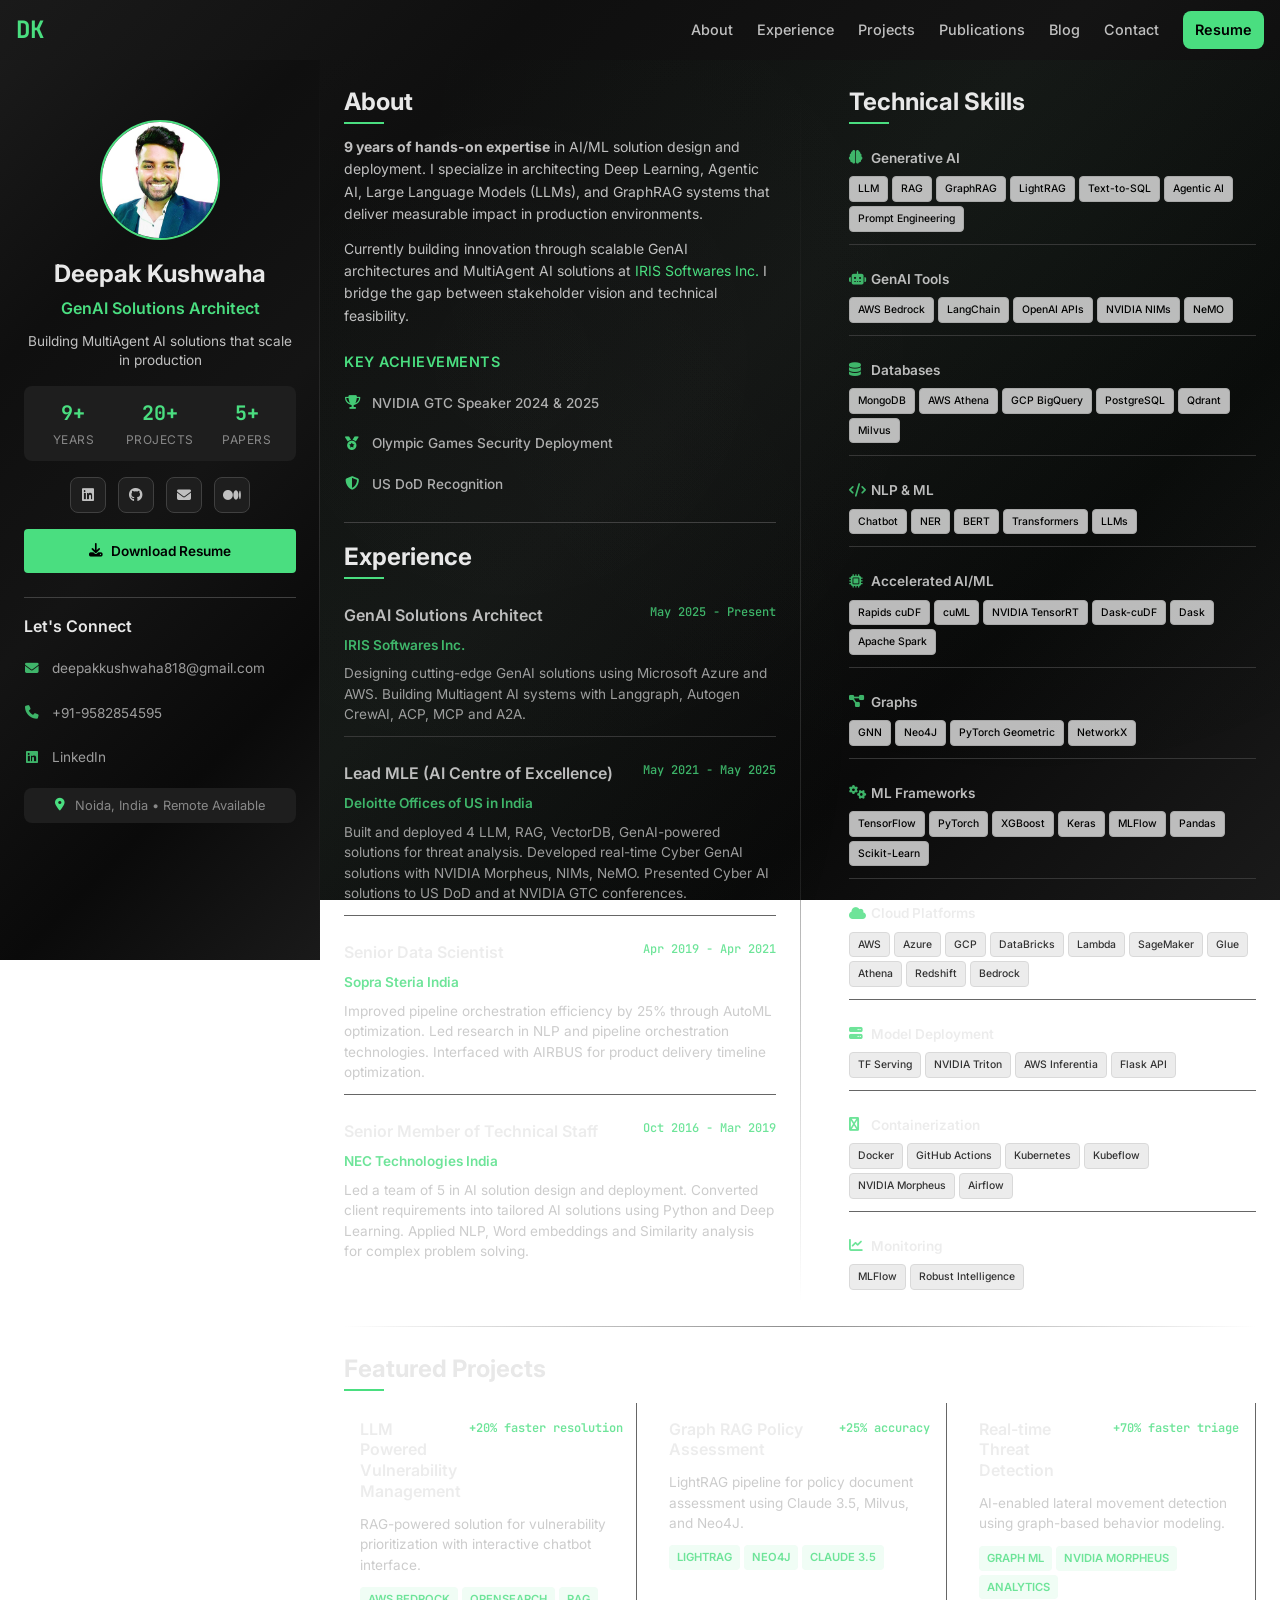
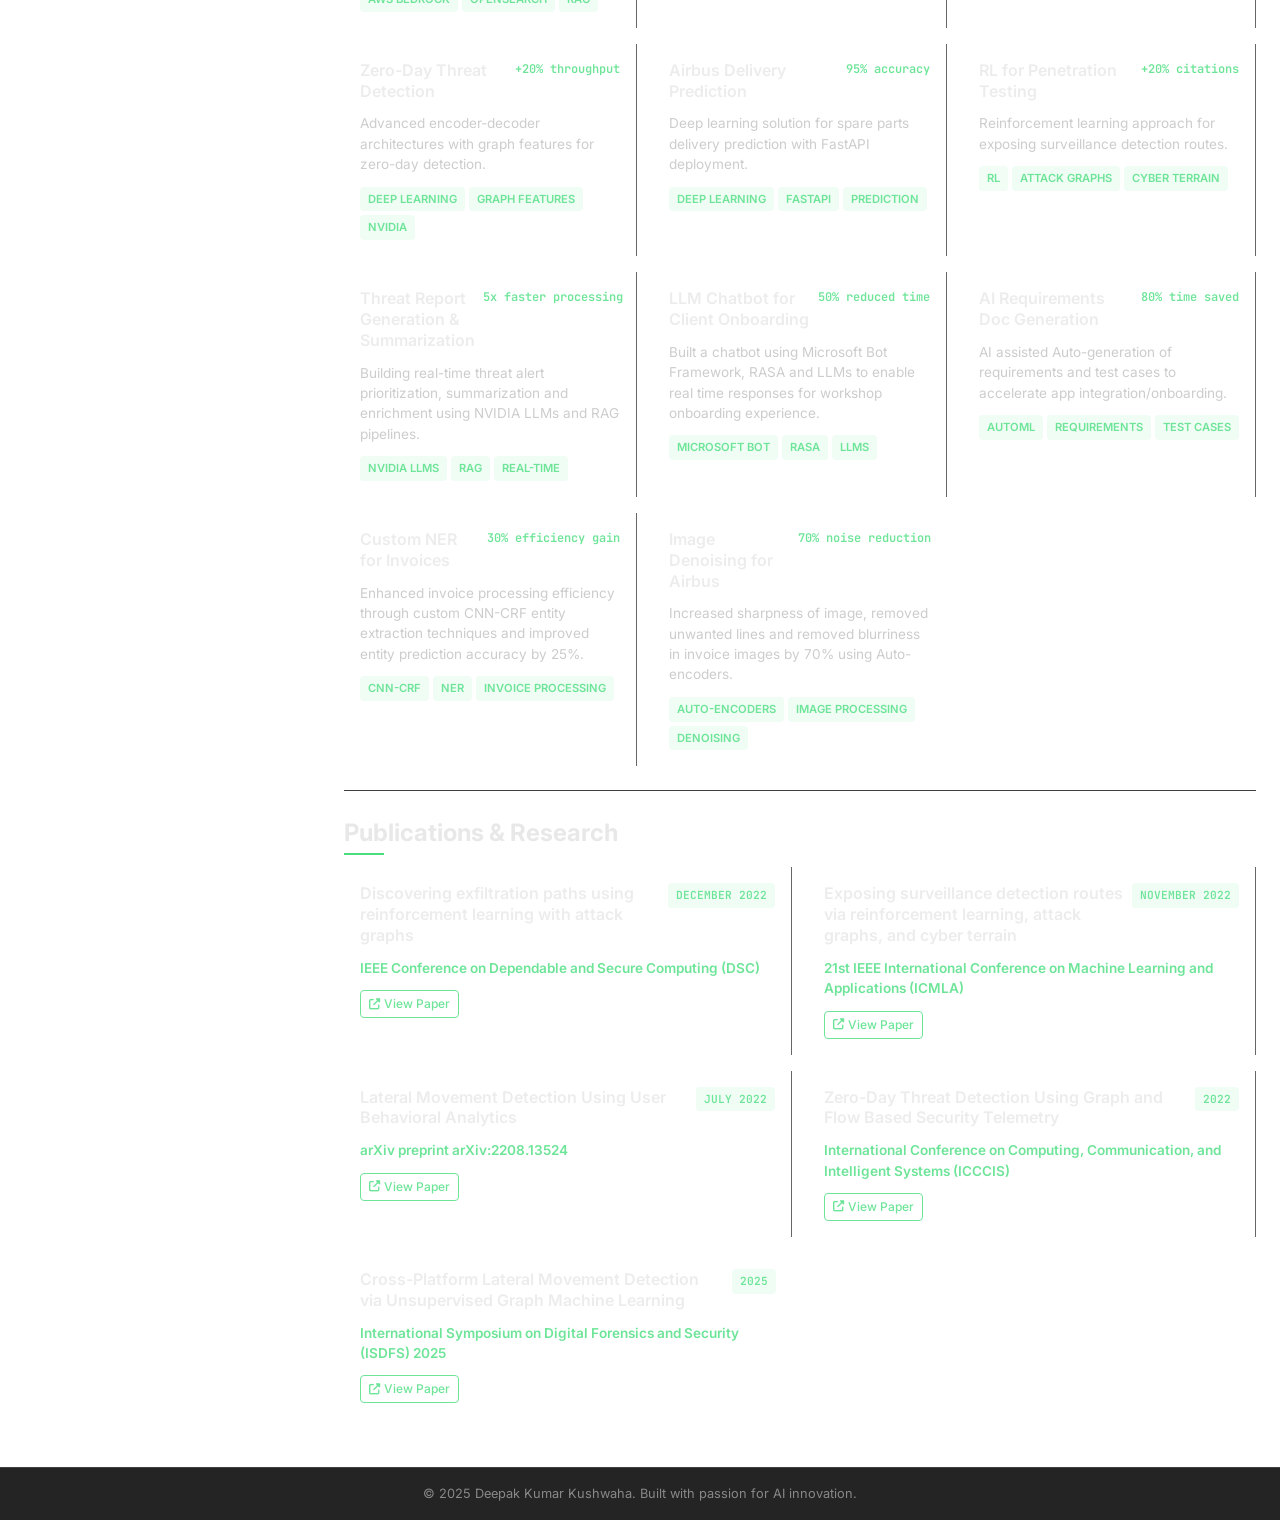
<file: index.html>
<!DOCTYPE html>
<html lang="en">

<head>
    <meta charset="UTF-8">
    <meta name="viewport" content="width=device-width, initial-scale=1.0">
    <title>Deepak Kumar Kushwaha - Lead Machine Learning Engineer | GenAI Solutions Architect</title>
    <meta name="description"
        content="Lead Machine Learning Engineer with 9+ years of experience in AI/ML, GenAI, MultiAgent AI, and production-scale AI solutions.">

    <!-- Favicon -->
    <link rel="icon" type="image/svg+xml" href="images/favicon.svg">
    <link rel="canonical" href="https://kushwahadk.github.io">

    <!-- Fonts -->
    <link
        href="https://fonts.googleapis.com/css2?family=Inter:wght@300;400;500;600;700&family=JetBrains+Mono:wght@400;500;600&display=swap"
        rel="stylesheet">
    <link rel="stylesheet" href="https://cdnjs.cloudflare.com/ajax/libs/font-awesome/6.4.0/css/all.min.css">

    <!-- Custom CSS -->
    <link rel="stylesheet" href="css/style.css?v=4.1">
</head>

<body>
    <!-- Navigation -->
    <nav class="navbar">
        <div class="nav-container">
            <a class="navbar-brand" href="#home">DK</a>

            <div class="nav-menu">
                <a class="nav-link" href="#about">About</a>
                <a class="nav-link" href="#experience">Experience</a>
                <a class="nav-link" href="#projects">Projects</a>
                <a class="nav-link" href="#publications">Publications</a>
                <a class="nav-link" href="#blog">Blog</a>
                <a class="nav-link" href="#contact">Contact</a>
                <a class="nav-link external" href="Deepak_Kushwaha_Lead_MLE_March.pdf" target="_blank">Resume</a>
            </div>

            <button class="nav-toggle" id="nav-toggle">
                <span></span>
                <span></span>
                <span></span>
            </button>
        </div>
    </nav>

    <!-- Main Content -->
    <main class="main-content">
        <!-- Left Sidebar -->
        <aside class="sidebar">
            <div class="profile-section">
                <div class="profile-image">
                    <img src="images/Image.jpg" alt="Deepak Kumar Kushwaha" loading="lazy">
                </div>

                <div class="profile-info">
                    <h1>Deepak Kushwaha</h1>
                    <h2>GenAI Solutions Architect</h2>
                    <p class="tagline">Building MultiAgent AI solutions that scale in production</p>

                    <div class="stats-grid">
                        <div class="stat">
                            <span class="stat-number">9+</span>
                            <span class="stat-label">Years</span>
                        </div>
                        <div class="stat">
                            <span class="stat-number">20+</span>
                            <span class="stat-label">Projects</span>
                        </div>
                        <div class="stat">
                            <span class="stat-number">5+</span>
                            <span class="stat-label">Papers</span>
                        </div>
                    </div>

                    <div class="social-links">
                        <a href="https://www.linkedin.com/in/deepak-kushwaha818" target="_blank" aria-label="LinkedIn">
                            <i class="fab fa-linkedin"></i>
                        </a>
                        <a href="https://github.com/kushwahadk" target="_blank" aria-label="GitHub">
                            <i class="fab fa-github"></i>
                        </a>
                        <a href="mailto:deepakkushwaha818@gmail.com" aria-label="Email">
                            <i class="fas fa-envelope"></i>
                        </a>
                        <a href="https://medium.com/@kushwahadk" target="_blank" aria-label="Medium">
                            <i class="fab fa-medium"></i>
                        </a>
                    </div>

                    <div class="cta-buttons">
                        <a href="Deepak_Kushwaha_Lead_MLE_March.pdf" class="btn btn-primary" target="_blank">
                            <i class="fas fa-download"></i>
                            Download Resume
                        </a>
                    </div>
                </div>
            </div>

            <!-- Contact Section - Moved to Sidebar -->
            <div class="contact-section">
                <h3>Let's Connect</h3>
                <div class="contact-methods">
                    <a href="mailto:deepakkushwaha818@gmail.com" class="contact-method">
                        <i class="fas fa-envelope"></i>
                        <span>deepakkushwaha818@gmail.com</span>
                    </a>
                    <a href="tel:+91-9582854595" class="contact-method">
                        <i class="fas fa-phone"></i>
                        <span>+91-9582854595</span>
                    </a>
                    <a href="https://www.linkedin.com/in/deepak-kushwaha818" target="_blank" class="contact-method">
                        <i class="fab fa-linkedin"></i>
                        <span>LinkedIn</span>
                    </a>
                </div>

                <div class="contact-location">
                    <i class="fas fa-map-marker-alt"></i>
                    <span>Noida, India • Remote Available</span>
                </div>
            </div>
        </aside>

        <!-- Main Content Area -->
        <div class="content-area">
            <!-- Top Section: About + Experience (Left) + Tech Stack (Right) -->
            <div class="top-section-grid">
                <!-- Left Column: About + Experience -->
                <div class="left-column">
                    <!-- About Section -->
                    <section id="about" class="content-section">
                        <h2 class="section-title">About</h2>
                        <div class="about-content">
                            <p>
                                <strong>9 years of hands-on expertise</strong> in AI/ML solution design and deployment.
                                I specialize in architecting Deep Learning, Agentic AI, Large Language Models (LLMs),
                                and GraphRAG systems that deliver measurable impact in production environments.
                            </p>
                            <p>
                                Currently building innovation through scalable GenAI architectures and MultiAgent AI
                                solutions
                                at <a href="https://www.irissoftware.com/" target="_blank">IRIS Softwares Inc.</a>
                                I bridge the gap between stakeholder vision and technical feasibility.
                            </p>

                            <div class="achievements">
                                <h4 class="achievements-title">Key Achievements</h4>
                                <div class="achievement-item">
                                    <i class="fas fa-trophy"></i>
                                    <span>NVIDIA GTC Speaker 2024 & 2025</span>
                                </div>
                                <div class="achievement-item">
                                    <i class="fas fa-medal"></i>
                                    <span>Olympic Games Security Deployment</span>
                                </div>
                                <div class="achievement-item">
                                    <i class="fas fa-shield-alt"></i>
                                    <span>US DoD Recognition</span>
                                </div>
                            </div>
                        </div>
                    </section>

                    <!-- Experience Section -->
                    <section id="experience" class="content-section">
                        <h2 class="section-title">Experience</h2>
                        <div class="experience-list">
                            <div class="exp-item">
                                <div class="exp-header">
                                    <h3>GenAI Solutions Architect</h3>
                                    <span class="duration">May 2025 - Present</span>
                                </div>
                                <h4><a href="https://www.irissoftware.com/" target="_blank" class="company-link">IRIS
                                        Softwares Inc.</a></h4>
                                <p>Designing cutting-edge GenAI solutions using Microsoft Azure and AWS. Building
                                    Multiagent AI systems with Langgraph, Autogen CrewAI, ACP, MCP and A2A.</p>
                            </div>

                            <div class="exp-item">
                                <div class="exp-header">
                                    <h3>Lead MLE (AI Centre of Excellence)</h3>
                                    <span class="duration">May 2021 - May 2025</span>
                                </div>
                                <h4><a href="https://www2.deloitte.com/us/en.html" target="_blank"
                                        class="company-link">Deloitte Offices of US in India</a></h4>
                                <p>Built and deployed 4 LLM, RAG, VectorDB, GenAI-powered solutions for threat analysis.
                                    Developed real-time Cyber GenAI solutions with NVIDIA Morpheus, NIMs, NeMO.
                                    Presented Cyber AI solutions to US DoD and at NVIDIA GTC conferences.</p>
                            </div>

                            <div class="exp-item">
                                <div class="exp-header">
                                    <h3>Senior Data Scientist</h3>
                                    <span class="duration">Apr 2019 - Apr 2021</span>
                                </div>
                                <h4><a href="https://www.soprasteria.com/" target="_blank" class="company-link">Sopra
                                        Steria India</a></h4>
                                <p>Improved pipeline orchestration efficiency by 25% through AutoML optimization. Led
                                    research in NLP and pipeline orchestration technologies. Interfaced with AIRBUS for
                                    product delivery timeline optimization.</p>
                            </div>

                            <div class="exp-item">
                                <div class="exp-header">
                                    <h3>Senior Member of Technical Staff</h3>
                                    <span class="duration">Oct 2016 - Mar 2019</span>
                                </div>
                                <h4><a href="https://in.nec.com/" target="_blank" class="company-link">NEC Technologies
                                        India</a></h4>
                                <p>Led a team of 5 in AI solution design and deployment. Converted client requirements
                                    into tailored AI solutions using Python and Deep Learning. Applied NLP, Word
                                    embeddings and Similarity analysis for complex problem solving.</p>
                            </div>
                        </div>
                    </section>
                </div>

                <!-- Vertical Separator -->
                <div class="vertical-separator"></div>

                <!-- Right Column: Tech Stack -->
                <div class="right-column">
                    <!-- Tech Stack Section -->
                    <section id="techstack" class="content-section">
                        <h2 class="section-title">Technical Skills</h2>
                        <div class="tech-stack-comprehensive">
                            <div class="tech-category">
                                <h4><i class="fas fa-brain"></i> Generative AI</h4>
                                <div class="tech-tags">
                                    <span class="tech-tag llm">LLM</span>
                                    <span class="tech-tag llm">RAG</span>
                                    <span class="tech-tag llm">GraphRAG</span>
                                    <span class="tech-tag llm">LightRAG</span>
                                    <span class="tech-tag llm">Text-to-SQL</span>
                                    <span class="tech-tag llm">Agentic AI</span>
                                    <span class="tech-tag llm">Prompt Engineering</span>
                                </div>
                            </div>

                            <div class="tech-category">
                                <h4><i class="fas fa-robot"></i> GenAI Tools</h4>
                                <div class="tech-tags">
                                    <span class="tech-tag genai">AWS Bedrock</span>
                                    <span class="tech-tag genai">LangChain</span>
                                    <span class="tech-tag genai">OpenAI APIs</span>
                                    <span class="tech-tag genai">NVIDIA NIMs</span>
                                    <span class="tech-tag genai">NeMO</span>
                                </div>
                            </div>

                            <div class="tech-category">
                                <h4><i class="fas fa-database"></i> Databases</h4>
                                <div class="tech-tags">
                                    <span class="tech-tag db">MongoDB</span>
                                    <span class="tech-tag db">AWS Athena</span>
                                    <span class="tech-tag db">GCP BigQuery</span>
                                    <span class="tech-tag db">PostgreSQL</span>
                                    <span class="tech-tag db">Qdrant</span>
                                    <span class="tech-tag db">Milvus</span>
                                </div>
                            </div>

                            <div class="tech-category">
                                <h4><i class="fas fa-code"></i> NLP & ML</h4>
                                <div class="tech-tags">
                                    <span class="tech-tag nlp">Chatbot</span>
                                    <span class="tech-tag nlp">NER</span>
                                    <span class="tech-tag nlp">BERT</span>
                                    <span class="tech-tag nlp">Transformers</span>
                                    <span class="tech-tag nlp">LLMs</span>
                                </div>
                            </div>

                            <div class="tech-category">
                                <h4><i class="fas fa-microchip"></i> Accelerated AI/ML</h4>
                                <div class="tech-tags">
                                    <span class="tech-tag accelerated">Rapids cuDF</span>
                                    <span class="tech-tag accelerated">cuML</span>
                                    <span class="tech-tag accelerated">NVIDIA TensorRT</span>
                                    <span class="tech-tag accelerated">Dask-cuDF</span>
                                    <span class="tech-tag accelerated">Dask</span>
                                    <span class="tech-tag accelerated">Apache Spark</span>
                                </div>
                            </div>

                            <div class="tech-category">
                                <h4><i class="fas fa-project-diagram"></i> Graphs</h4>
                                <div class="tech-tags">
                                    <span class="tech-tag graph">GNN</span>
                                    <span class="tech-tag graph">Neo4J</span>
                                    <span class="tech-tag graph">PyTorch Geometric</span>
                                    <span class="tech-tag graph">NetworkX</span>
                                </div>
                            </div>

                            <div class="tech-category">
                                <h4><i class="fas fa-cogs"></i> ML Frameworks</h4>
                                <div class="tech-tags">
                                    <span class="tech-tag framework">TensorFlow</span>
                                    <span class="tech-tag framework">PyTorch</span>
                                    <span class="tech-tag framework">XGBoost</span>
                                    <span class="tech-tag framework">Keras</span>
                                    <span class="tech-tag framework">MLFlow</span>
                                    <span class="tech-tag framework">Pandas</span>
                                    <span class="tech-tag framework">Scikit-Learn</span>
                                </div>
                            </div>

                            <div class="tech-category">
                                <h4><i class="fas fa-cloud"></i> Cloud Platforms</h4>
                                <div class="tech-tags">
                                    <span class="tech-tag cloud">AWS</span>
                                    <span class="tech-tag cloud">Azure</span>
                                    <span class="tech-tag cloud">GCP</span>
                                    <span class="tech-tag cloud">DataBricks</span>
                                    <span class="tech-tag cloud">Lambda</span>
                                    <span class="tech-tag cloud">SageMaker</span>
                                    <span class="tech-tag cloud">Glue</span>
                                    <span class="tech-tag cloud">Athena</span>
                                    <span class="tech-tag cloud">Redshift</span>
                                    <span class="tech-tag cloud">Bedrock</span>
                                </div>
                            </div>

                            <div class="tech-category">
                                <h4><i class="fas fa-server"></i> Model Deployment</h4>
                                <div class="tech-tags">
                                    <span class="tech-tag deployment">TF Serving</span>
                                    <span class="tech-tag deployment">NVIDIA Triton</span>
                                    <span class="tech-tag deployment">AWS Inferentia</span>
                                    <span class="tech-tag deployment">Flask API</span>
                                </div>
                            </div>

                            <div class="tech-category">
                                <h4><i class="fas fa-docker"></i> Containerization</h4>
                                <div class="tech-tags">
                                    <span class="tech-tag container">Docker</span>
                                    <span class="tech-tag container">GitHub Actions</span>
                                    <span class="tech-tag container">Kubernetes</span>
                                    <span class="tech-tag container">Kubeflow</span>
                                    <span class="tech-tag container">NVIDIA Morpheus</span>
                                    <span class="tech-tag container">Airflow</span>
                                </div>
                            </div>

                            <div class="tech-category">
                                <h4><i class="fas fa-chart-line"></i> Monitoring</h4>
                                <div class="tech-tags">
                                    <span class="tech-tag monitoring">MLFlow</span>
                                    <span class="tech-tag monitoring">Robust Intelligence</span>
                                </div>
                            </div>
                        </div>
                    </section>
                </div>
            </div>

            <!-- Separator -->
            <div class="section-separator"></div>

            <!-- Projects Section -->
            <section id="projects" class="content-section">
                <h2 class="section-title">Featured Projects</h2>
                <div class="projects-grid">
                    <div class="project-card">
                        <div class="project-header">
                            <h3>LLM Powered Vulnerability Management</h3>
                            <span class="project-impact">+20% faster resolution</span>
                        </div>
                        <p>RAG-powered solution for vulnerability prioritization with interactive chatbot interface.</p>
                        <div class="project-tech">
                            <span class="project-tag primary">AWS Bedrock</span>
                            <span class="project-tag primary">OpenSearch</span>
                            <span class="project-tag primary">RAG</span>
                        </div>
                    </div>

                    <div class="project-card">
                        <div class="project-header">
                            <h3>Graph RAG Policy Assessment</h3>
                            <span class="project-impact">+25% accuracy</span>
                        </div>
                        <p>LightRAG pipeline for policy document assessment using Claude 3.5, Milvus, and Neo4J.</p>
                        <div class="project-tech">
                            <span class="project-tag secondary">LightRAG</span>
                            <span class="project-tag secondary">Neo4J</span>
                            <span class="project-tag secondary">Claude 3.5</span>
                        </div>
                    </div>

                    <div class="project-card">
                        <div class="project-header">
                            <h3>Real-time Threat Detection</h3>
                            <span class="project-impact">+70% faster triage</span>
                        </div>
                        <p>AI-enabled lateral movement detection using graph-based behavior modeling.</p>
                        <div class="project-tech">
                            <span class="project-tag accent">Graph ML</span>
                            <span class="project-tag accent">NVIDIA Morpheus</span>
                            <span class="project-tag accent">Analytics</span>
                        </div>
                    </div>

                    <div class="project-card">
                        <div class="project-header">
                            <h3>Zero-Day Threat Detection</h3>
                            <span class="project-impact">+20% throughput</span>
                        </div>
                        <p>Advanced encoder-decoder architectures with graph features for zero-day detection.</p>
                        <div class="project-tech">
                            <span class="project-tag warning">Deep Learning</span>
                            <span class="project-tag warning">Graph Features</span>
                            <span class="project-tag warning">NVIDIA</span>
                        </div>
                    </div>

                    <div class="project-card">
                        <div class="project-header">
                            <h3>Airbus Delivery Prediction</h3>
                            <span class="project-impact">95% accuracy</span>
                        </div>
                        <p>Deep learning solution for spare parts delivery prediction with FastAPI deployment.</p>
                        <div class="project-tech">
                            <span class="project-tag success">Deep Learning</span>
                            <span class="project-tag success">FastAPI</span>
                            <span class="project-tag success">Prediction</span>
                        </div>
                    </div>

                    <div class="project-card">
                        <div class="project-header">
                            <h3>RL for Penetration Testing</h3>
                            <span class="project-impact">+20% citations</span>
                        </div>
                        <p>Reinforcement learning approach for exposing surveillance detection routes.</p>
                        <div class="project-tech">
                            <span class="project-tag info">RL</span>
                            <span class="project-tag info">Attack Graphs</span>
                            <span class="project-tag info">Cyber Terrain</span>
                        </div>
                    </div>

                    <div class="project-card">
                        <div class="project-header">
                            <h3>Threat Report Generation & Summarization</h3>
                            <span class="project-impact">5x faster processing</span>
                        </div>
                        <p>Building real-time threat alert prioritization, summarization and enrichment using NVIDIA
                            LLMs and RAG pipelines.</p>
                        <div class="project-tech">
                            <span class="project-tag primary">NVIDIA LLMs</span>
                            <span class="project-tag primary">RAG</span>
                            <span class="project-tag primary">Real-time</span>
                        </div>
                    </div>

                    <div class="project-card">
                        <div class="project-header">
                            <h3>LLM Chatbot for Client Onboarding</h3>
                            <span class="project-impact">50% reduced time</span>
                        </div>
                        <p>Built a chatbot using Microsoft Bot Framework, RASA and LLMs to enable real time responses
                            for workshop onboarding experience.</p>
                        <div class="project-tech">
                            <span class="project-tag accent">Microsoft Bot</span>
                            <span class="project-tag accent">RASA</span>
                            <span class="project-tag accent">LLMs</span>
                        </div>
                    </div>

                    <div class="project-card">
                        <div class="project-header">
                            <h3>AI Requirements Doc Generation</h3>
                            <span class="project-impact">80% time saved</span>
                        </div>
                        <p>AI assisted Auto-generation of requirements and test cases to accelerate app
                            integration/onboarding.</p>
                        <div class="project-tech">
                            <span class="project-tag info">AutoML</span>
                            <span class="project-tag info">Requirements</span>
                            <span class="project-tag info">Test Cases</span>
                        </div>
                    </div>

                    <div class="project-card">
                        <div class="project-header">
                            <h3>Custom NER for Invoices</h3>
                            <span class="project-impact">30% efficiency gain</span>
                        </div>
                        <p>Enhanced invoice processing efficiency through custom CNN-CRF entity extraction techniques
                            and improved entity prediction accuracy by 25%.</p>
                        <div class="project-tech">
                            <span class="project-tag secondary">CNN-CRF</span>
                            <span class="project-tag secondary">NER</span>
                            <span class="project-tag secondary">Invoice Processing</span>
                        </div>
                    </div>

                    <div class="project-card">
                        <div class="project-header">
                            <h3>Image Denoising for Airbus</h3>
                            <span class="project-impact">70% noise reduction</span>
                        </div>
                        <p>Increased sharpness of image, removed unwanted lines and removed blurriness in invoice images
                            by 70% using Auto-encoders.</p>
                        <div class="project-tech">
                            <span class="project-tag warning">Auto-encoders</span>
                            <span class="project-tag warning">Image Processing</span>
                            <span class="project-tag warning">Denoising</span>
                        </div>
                    </div>
                </div>
            </section>

            <!-- Publications and Research Section -->
            <section id="publications" class="content-section">
                <h2 class="section-title">Publications & Research</h2>
                <div class="publications-grid">
                    <div class="publication-card">
                        <div class="publication-header">
                            <h3>Discovering exfiltration paths using reinforcement learning with attack graphs</h3>
                            <span class="publication-type">December 2022</span>
                        </div>
                        <div class="publication-details">
                            <p class="publication-conference">IEEE Conference on Dependable and Secure Computing
                                (DSC)</p>
                        </div>
                        <div class="publication-links">
                            <a href="https://arxiv.org/abs/2201.12416" class="publication-link" target="_blank">
                                <i class="fas fa-external-link-alt"></i>
                                View Paper
                            </a>
                        </div>
                    </div>

                    <div class="publication-card">
                        <div class="publication-header">
                            <h3>Exposing surveillance detection routes via reinforcement learning, attack graphs, and
                                cyber terrain</h3>
                            <span class="publication-type">November 2022</span>
                        </div>
                        <div class="publication-details">
                            <p class="publication-conference">21st IEEE International Conference on Machine Learning and
                                Applications (ICMLA)</p>
                        </div>
                        <div class="publication-links">
                            <a href="https://ieeexplore.ieee.org/document/10069285" class="publication-link"
                                target="_blank">
                                <i class="fas fa-external-link-alt"></i>
                                View Paper
                            </a>
                        </div>
                    </div>

                    <div class="publication-card">
                        <div class="publication-header">
                            <h3>Lateral Movement Detection Using User Behavioral Analytics</h3>
                            <span class="publication-type">July 2022</span>
                        </div>
                        <div class="publication-details">
                            <p class="publication-conference">arXiv preprint arXiv:2208.13524</p>
                        </div>
                        <div class="publication-links">
                            <a href="#" class="publication-link" target="_blank">
                                <i class="fas fa-external-link-alt"></i>
                                View Paper
                            </a>
                        </div>
                    </div>

                    <div class="publication-card">
                        <div class="publication-header">
                            <h3>Zero-Day Threat Detection Using Graph and Flow Based Security Telemetry</h3>
                            <span class="publication-type">2022</span>
                        </div>
                        <div class="publication-details">
                            <p class="publication-conference">International Conference on Computing, Communication, and
                                Intelligent Systems (ICCCIS)</p>
                        </div>
                        <div class="publication-links">
                            <a href="https://ieeexplore.ieee.org/iel7/10037246/10037247/10037596.pdf"
                                class="publication-link" target="_blank">
                                <i class="fas fa-external-link-alt"></i>
                                View Paper
                            </a>
                        </div>
                    </div>

                    <div class="publication-card">
                        <div class="publication-header">
                            <h3>Cross-Platform Lateral Movement Detection via Unsupervised Graph Machine Learning</h3>
                            <span class="publication-type">2025</span>
                        </div>
                        <div class="publication-details">
                            <p class="publication-conference">International Symposium on Digital Forensics and Security
                                (ISDFS) 2025</p>
                        </div>
                        <div class="publication-links">
                            <a href="#" class="publication-link" target="_blank">
                                <i class="fas fa-external-link-alt"></i>
                                View Paper
                            </a>
                        </div>
                    </div>
                </div>
            </section>
        </div>
    </main>

    <!-- Footer -->
    <footer class="footer">
        <p>&copy; 2025 Deepak Kumar Kushwaha. Built with passion for AI innovation.</p>
    </footer>

    <!-- JavaScript -->
    <script src="js/script.js?v=4.1"></script>
</body>

</html>
</file>
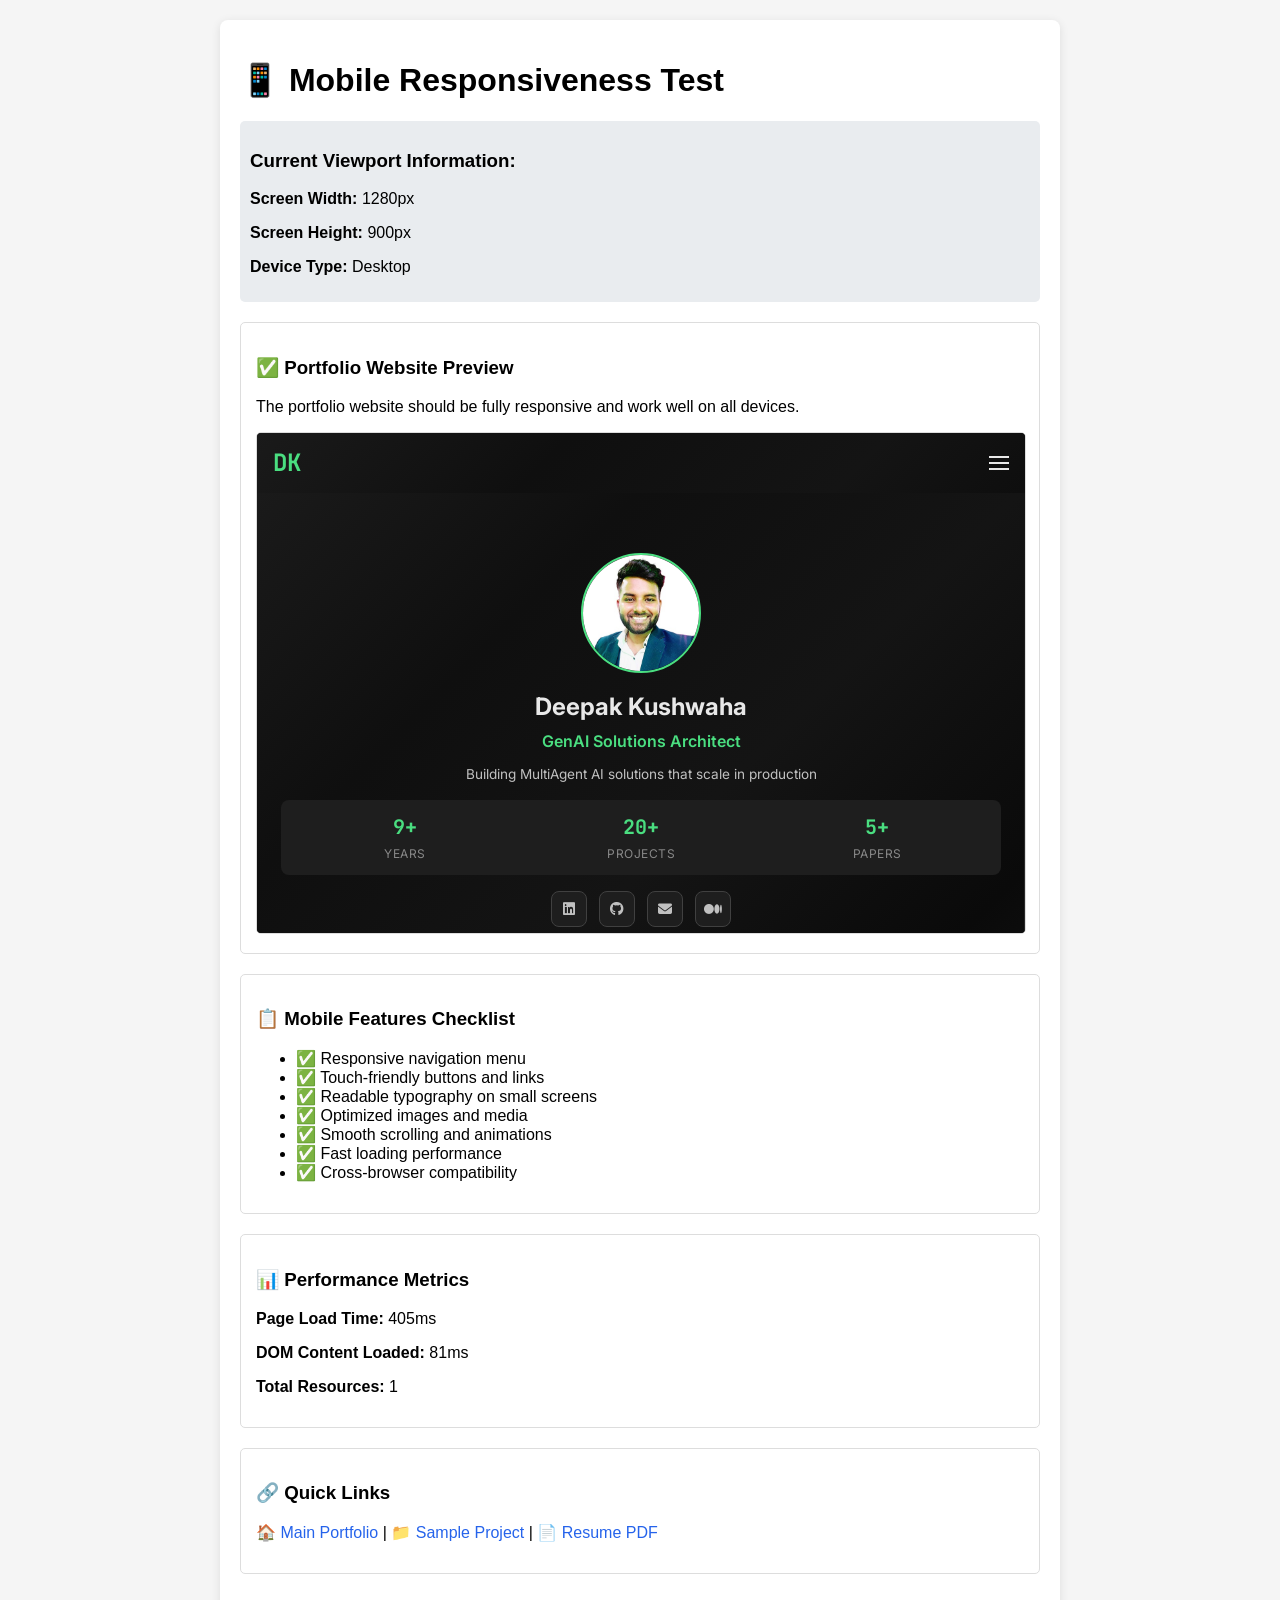
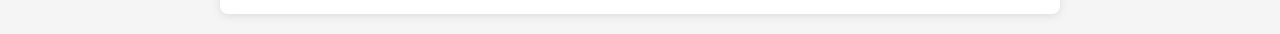
<file: test-mobile.html>
<!DOCTYPE html>
<html lang="en">

<head>
    <meta charset="UTF-8">
    <meta name="viewport" content="width=device-width, initial-scale=1.0">
    <title>Mobile Test - Portfolio</title>
    <style>
        body {
            font-family: Arial, sans-serif;
            margin: 20px;
            background: #f5f5f5;
        }

        .container {
            max-width: 800px;
            margin: 0 auto;
            background: white;
            padding: 20px;
            border-radius: 8px;
            box-shadow: 0 2px 10px rgba(0, 0, 0, 0.1);
        }

        .test-item {
            margin: 20px 0;
            padding: 15px;
            border: 1px solid #ddd;
            border-radius: 5px;
        }

        .pass {
            border-color: #28a745;
            background: #d4edda;
        }

        .fail {
            border-color: #dc3545;
            background: #f8d7da;
        }

        .viewport-info {
            background: #e9ecef;
            padding: 10px;
            border-radius: 5px;
            margin-bottom: 20px;
        }

        iframe {
            width: 100%;
            height: 500px;
            border: 1px solid #ddd;
            border-radius: 5px;
        }
    </style>
</head>

<body>
    <div class="container">
        <h1>📱 Mobile Responsiveness Test</h1>

        <div class="viewport-info">
            <h3>Current Viewport Information:</h3>
            <p><strong>Screen Width:</strong> <span id="screenWidth"></span>px</p>
            <p><strong>Screen Height:</strong> <span id="screenHeight"></span>px</p>
            <p><strong>Device Type:</strong> <span id="deviceType"></span></p>
        </div>

        <div class="test-item">
            <h3>✅ Portfolio Website Preview</h3>
            <p>The portfolio website should be fully responsive and work well on all devices.</p>
            <iframe src="index.html" title="Portfolio Preview"></iframe>
        </div>

        <div class="test-item">
            <h3>📋 Mobile Features Checklist</h3>
            <ul>
                <li>✅ Responsive navigation menu</li>
                <li>✅ Touch-friendly buttons and links</li>
                <li>✅ Readable typography on small screens</li>
                <li>✅ Optimized images and media</li>
                <li>✅ Smooth scrolling and animations</li>
                <li>✅ Fast loading performance</li>
                <li>✅ Cross-browser compatibility</li>
            </ul>
        </div>

        <div class="test-item">
            <h3>📊 Performance Metrics</h3>
            <p><strong>Page Load Time:</strong> <span id="loadTime"></span>ms</p>
            <p><strong>DOM Content Loaded:</strong> <span id="domTime"></span>ms</p>
            <p><strong>Total Resources:</strong> <span id="resourceCount"></span></p>
        </div>

        <div class="test-item">
            <h3>🔗 Quick Links</h3>
            <p>
                <a href="index.html" target="_blank" style="color: #2563eb; text-decoration: none;">🏠 Main
                    Portfolio</a> |
                <a href="projects/sample-project.html" target="_blank" style="color: #2563eb; text-decoration: none;">📁
                    Sample Project</a> |
                <a href="Deepak_Kushwaha_Lead_MLE_March.pdf" target="_blank"
                    style="color: #2563eb; text-decoration: none;">📄 Resume PDF</a>
            </p>
        </div>
    </div>

    <script>
        // Display viewport information
        document.getElementById('screenWidth').textContent = window.innerWidth;
        document.getElementById('screenHeight').textContent = window.innerHeight;

        // Determine device type
        const width = window.innerWidth;
        let deviceType = 'Desktop';
        if (width <= 768) deviceType = 'Mobile';
        else if (width <= 1024) deviceType = 'Tablet';
        document.getElementById('deviceType').textContent = deviceType;

        // Performance metrics
        window.addEventListener('load', function () {
            const loadTime = performance.now();
            document.getElementById('loadTime').textContent = Math.round(loadTime);

            const domTime = performance.timing.domContentLoadedEventEnd - performance.timing.navigationStart;
            document.getElementById('domTime').textContent = domTime;

            const resourceCount = performance.getEntriesByType('resource').length;
            document.getElementById('resourceCount').textContent = resourceCount;
        });

        // Update viewport info on resize
        window.addEventListener('resize', function () {
            document.getElementById('screenWidth').textContent = window.innerWidth;
            document.getElementById('screenHeight').textContent = window.innerHeight;

            const width = window.innerWidth;
            let deviceType = 'Desktop';
            if (width <= 768) deviceType = 'Mobile';
            else if (width <= 1024) deviceType = 'Tablet';
            document.getElementById('deviceType').textContent = deviceType;
        });
    </script>
</body>

</html>
</file>
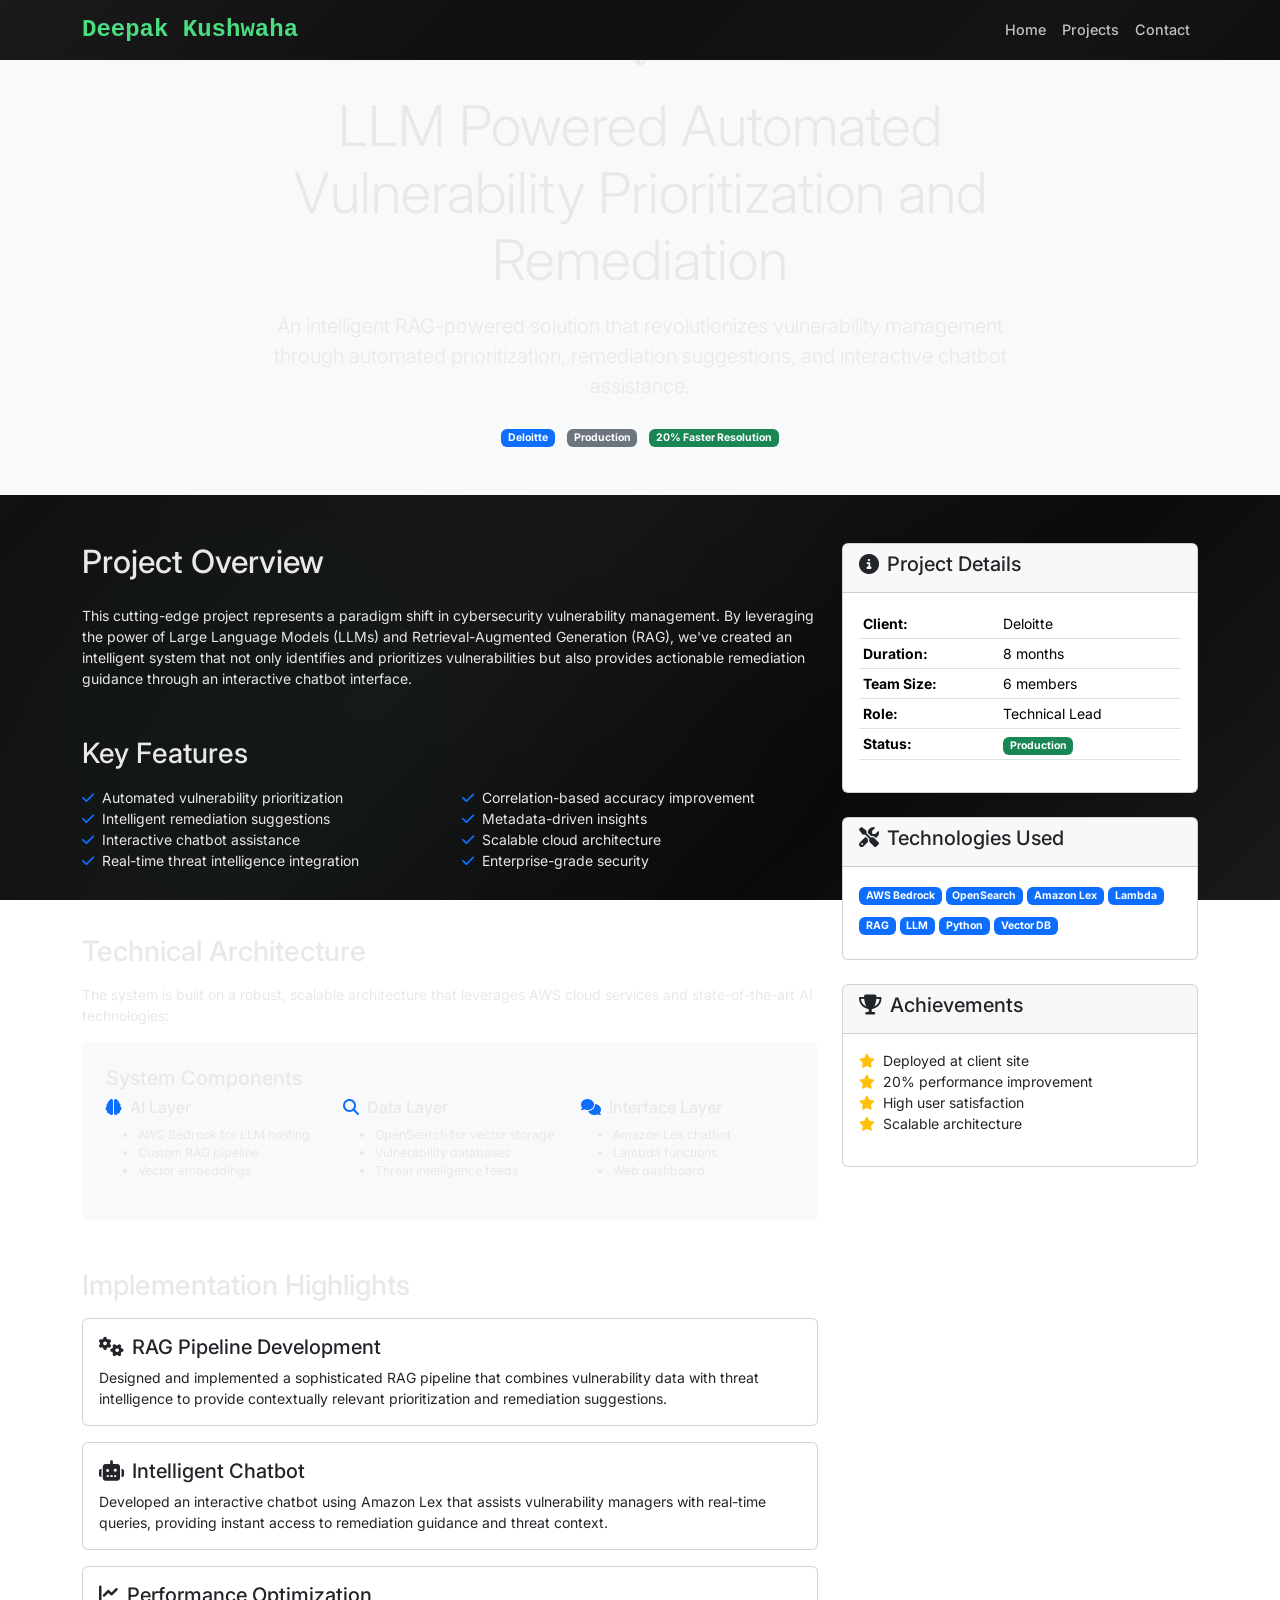
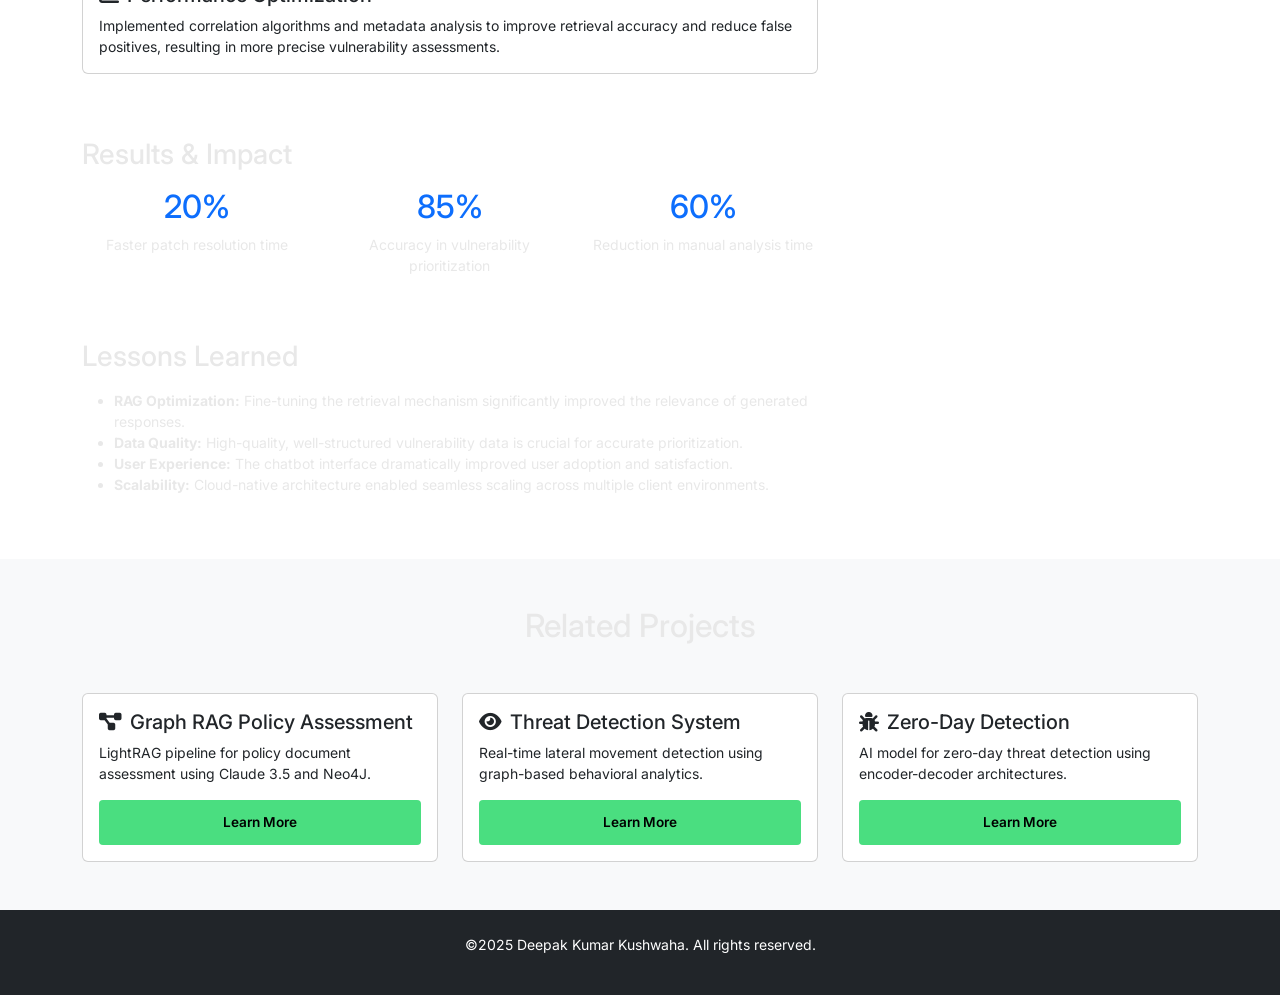
<file: projects/llm-vulnerability-management.html>
<!DOCTYPE html>
<html lang="en">

<head>
    <meta charset="UTF-8">
    <meta name="viewport" content="width=device-width, initial-scale=1.0">
    <title>LLM Powered Vulnerability Management - Deepak Kushwaha</title>

    <!-- Bootstrap CSS -->
    <link href="https://cdn.jsdelivr.net/npm/bootstrap@5.3.0/dist/css/bootstrap.min.css" rel="stylesheet">
    <!-- Font Awesome -->
    <link rel="stylesheet" href="https://cdnjs.cloudflare.com/ajax/libs/font-awesome/6.4.0/css/all.min.css">
    <!-- Custom CSS -->
    <link rel="stylesheet" href="../css/style.css">
    <!-- Google Fonts -->
    <link href="https://fonts.googleapis.com/css2?family=Inter:wght@300;400;500;600;700&display=swap" rel="stylesheet">
</head>

<body>
    <!-- Navigation -->
    <nav class="navbar navbar-expand-lg navbar-dark bg-dark">
        <div class="container">
            <a class="navbar-brand fw-bold" href="../index.html">Deepak Kushwaha</a>
            <button class="navbar-toggler" type="button" data-bs-toggle="collapse" data-bs-target="#navbarNav">
                <span class="navbar-toggler-icon"></span>
            </button>
            <div class="collapse navbar-collapse" id="navbarNav">
                <ul class="navbar-nav ms-auto">
                    <li class="nav-item"><a class="nav-link" href="../index.html">Home</a></li>
                    <li class="nav-item"><a class="nav-link" href="../index.html#projects">Projects</a></li>
                    <li class="nav-item"><a class="nav-link" href="../index.html#contact">Contact</a></li>
                </ul>
            </div>
        </div>
    </nav>

    <!-- Project Header -->
    <section class="py-5 bg-light">
        <div class="container">
            <div class="row">
                <div class="col-lg-8 mx-auto text-center">
                    <div class="project-icon mb-4">
                        <i class="fas fa-shield-alt"></i>
                    </div>
                    <h1 class="display-4 mb-3">LLM Powered Automated Vulnerability Prioritization and Remediation</h1>
                    <p class="lead">An intelligent RAG-powered solution that revolutionizes vulnerability management
                        through automated prioritization, remediation suggestions, and interactive chatbot assistance.
                    </p>
                    <div class="project-meta mt-4">
                        <span class="badge bg-primary me-2">Deloitte</span>
                        <span class="badge bg-secondary me-2">Production</span>
                        <span class="badge bg-success">20% Faster Resolution</span>
                    </div>
                </div>
            </div>
        </div>
    </section>

    <!-- Project Details -->
    <section class="py-5">
        <div class="container">
            <div class="row">
                <div class="col-lg-8">
                    <div class="project-content">
                        <h2 class="mb-4">Project Overview</h2>
                        <p>This cutting-edge project represents a paradigm shift in cybersecurity vulnerability
                            management. By leveraging the power of Large Language Models (LLMs) and Retrieval-Augmented
                            Generation (RAG), we've created an intelligent system that not only identifies and
                            prioritizes vulnerabilities but also provides actionable remediation guidance through an
                            interactive chatbot interface.</p>

                        <h3 class="mt-5 mb-3">Key Features</h3>
                        <div class="row">
                            <div class="col-md-6">
                                <ul class="list-unstyled">
                                    <li><i class="fas fa-check text-primary me-2"></i>Automated vulnerability
                                        prioritization</li>
                                    <li><i class="fas fa-check text-primary me-2"></i>Intelligent remediation
                                        suggestions</li>
                                    <li><i class="fas fa-check text-primary me-2"></i>Interactive chatbot assistance
                                    </li>
                                    <li><i class="fas fa-check text-primary me-2"></i>Real-time threat intelligence
                                        integration</li>
                                </ul>
                            </div>
                            <div class="col-md-6">
                                <ul class="list-unstyled">
                                    <li><i class="fas fa-check text-primary me-2"></i>Correlation-based accuracy
                                        improvement</li>
                                    <li><i class="fas fa-check text-primary me-2"></i>Metadata-driven insights</li>
                                    <li><i class="fas fa-check text-primary me-2"></i>Scalable cloud architecture</li>
                                    <li><i class="fas fa-check text-primary me-2"></i>Enterprise-grade security</li>
                                </ul>
                            </div>
                        </div>

                        <h3 class="mt-5 mb-3">Technical Architecture</h3>
                        <p>The system is built on a robust, scalable architecture that leverages AWS cloud services and
                            state-of-the-art AI technologies:</p>

                        <div class="architecture-diagram bg-light p-4 rounded mb-4">
                            <h5>System Components</h5>
                            <div class="row">
                                <div class="col-md-4">
                                    <h6><i class="fas fa-brain text-primary me-2"></i>AI Layer</h6>
                                    <ul class="small">
                                        <li>AWS Bedrock for LLM hosting</li>
                                        <li>Custom RAG pipeline</li>
                                        <li>Vector embeddings</li>
                                    </ul>
                                </div>
                                <div class="col-md-4">
                                    <h6><i class="fas fa-search text-primary me-2"></i>Data Layer</h6>
                                    <ul class="small">
                                        <li>OpenSearch for vector storage</li>
                                        <li>Vulnerability databases</li>
                                        <li>Threat intelligence feeds</li>
                                    </ul>
                                </div>
                                <div class="col-md-4">
                                    <h6><i class="fas fa-comments text-primary me-2"></i>Interface Layer</h6>
                                    <ul class="small">
                                        <li>Amazon Lex chatbot</li>
                                        <li>Lambda functions</li>
                                        <li>Web dashboard</li>
                                    </ul>
                                </div>
                            </div>
                        </div>

                        <h3 class="mt-5 mb-3">Implementation Highlights</h3>
                        <div class="row">
                            <div class="col-12">
                                <div class="card mb-3">
                                    <div class="card-body">
                                        <h5 class="card-title"><i class="fas fa-cogs me-2"></i>RAG Pipeline Development
                                        </h5>
                                        <p class="card-text">Designed and implemented a sophisticated RAG pipeline that
                                            combines vulnerability data with threat intelligence to provide contextually
                                            relevant prioritization and remediation suggestions.</p>
                                    </div>
                                </div>
                                <div class="card mb-3">
                                    <div class="card-body">
                                        <h5 class="card-title"><i class="fas fa-robot me-2"></i>Intelligent Chatbot</h5>
                                        <p class="card-text">Developed an interactive chatbot using Amazon Lex that
                                            assists vulnerability managers with real-time queries, providing instant
                                            access to remediation guidance and threat context.</p>
                                    </div>
                                </div>
                                <div class="card mb-3">
                                    <div class="card-body">
                                        <h5 class="card-title"><i class="fas fa-chart-line me-2"></i>Performance
                                            Optimization</h5>
                                        <p class="card-text">Implemented correlation algorithms and metadata analysis to
                                            improve retrieval accuracy and reduce false positives, resulting in more
                                            precise vulnerability assessments.</p>
                                    </div>
                                </div>
                            </div>
                        </div>

                        <h3 class="mt-5 mb-3">Results & Impact</h3>
                        <div class="row">
                            <div class="col-md-4 text-center">
                                <div class="result-metric">
                                    <h2 class="text-primary">20%</h2>
                                    <p>Faster patch resolution time</p>
                                </div>
                            </div>
                            <div class="col-md-4 text-center">
                                <div class="result-metric">
                                    <h2 class="text-primary">85%</h2>
                                    <p>Accuracy in vulnerability prioritization</p>
                                </div>
                            </div>
                            <div class="col-md-4 text-center">
                                <div class="result-metric">
                                    <h2 class="text-primary">60%</h2>
                                    <p>Reduction in manual analysis time</p>
                                </div>
                            </div>
                        </div>

                        <h3 class="mt-5 mb-3">Lessons Learned</h3>
                        <ul>
                            <li><strong>RAG Optimization:</strong> Fine-tuning the retrieval mechanism significantly
                                improved the relevance of generated responses.</li>
                            <li><strong>Data Quality:</strong> High-quality, well-structured vulnerability data is
                                crucial for accurate prioritization.</li>
                            <li><strong>User Experience:</strong> The chatbot interface dramatically improved user
                                adoption and satisfaction.</li>
                            <li><strong>Scalability:</strong> Cloud-native architecture enabled seamless scaling across
                                multiple client environments.</li>
                        </ul>
                    </div>
                </div>
                <div class="col-lg-4">
                    <div class="project-sidebar">
                        <div class="card mb-4">
                            <div class="card-header">
                                <h5><i class="fas fa-info-circle me-2"></i>Project Details</h5>
                            </div>
                            <div class="card-body">
                                <table class="table table-sm">
                                    <tr>
                                        <td><strong>Client:</strong></td>
                                        <td>Deloitte</td>
                                    </tr>
                                    <tr>
                                        <td><strong>Duration:</strong></td>
                                        <td>8 months</td>
                                    </tr>
                                    <tr>
                                        <td><strong>Team Size:</strong></td>
                                        <td>6 members</td>
                                    </tr>
                                    <tr>
                                        <td><strong>Role:</strong></td>
                                        <td>Technical Lead</td>
                                    </tr>
                                    <tr>
                                        <td><strong>Status:</strong></td>
                                        <td><span class="badge bg-success">Production</span></td>
                                    </tr>
                                </table>
                            </div>
                        </div>

                        <div class="card mb-4">
                            <div class="card-header">
                                <h5><i class="fas fa-tools me-2"></i>Technologies Used</h5>
                            </div>
                            <div class="card-body">
                                <div class="tech-stack">
                                    <span class="badge bg-primary mb-2">AWS Bedrock</span>
                                    <span class="badge bg-primary mb-2">OpenSearch</span>
                                    <span class="badge bg-primary mb-2">Amazon Lex</span>
                                    <span class="badge bg-primary mb-2">Lambda</span>
                                    <span class="badge bg-primary mb-2">RAG</span>
                                    <span class="badge bg-primary mb-2">LLM</span>
                                    <span class="badge bg-primary mb-2">Python</span>
                                    <span class="badge bg-primary mb-2">Vector DB</span>
                                </div>
                            </div>
                        </div>

                        <div class="card">
                            <div class="card-header">
                                <h5><i class="fas fa-trophy me-2"></i>Achievements</h5>
                            </div>
                            <div class="card-body">
                                <ul class="list-unstyled">
                                    <li><i class="fas fa-star text-warning me-2"></i>Deployed at client site</li>
                                    <li><i class="fas fa-star text-warning me-2"></i>20% performance improvement</li>
                                    <li><i class="fas fa-star text-warning me-2"></i>High user satisfaction</li>
                                    <li><i class="fas fa-star text-warning me-2"></i>Scalable architecture</li>
                                </ul>
                            </div>
                        </div>
                    </div>
                </div>
            </div>
        </div>
    </section>

    <!-- Related Projects -->
    <section class="py-5 bg-light">
        <div class="container">
            <h2 class="text-center mb-5">Related Projects</h2>
            <div class="row">
                <div class="col-md-4">
                    <div class="card">
                        <div class="card-body">
                            <h5 class="card-title"><i class="fas fa-project-diagram me-2"></i>Graph RAG Policy
                                Assessment</h5>
                            <p class="card-text">LightRAG pipeline for policy document assessment using Claude 3.5 and
                                Neo4J.</p>
                            <a href="graph-rag-policy.html" class="btn btn-primary">Learn More</a>
                        </div>
                    </div>
                </div>
                <div class="col-md-4">
                    <div class="card">
                        <div class="card-body">
                            <h5 class="card-title"><i class="fas fa-eye me-2"></i>Threat Detection System</h5>
                            <p class="card-text">Real-time lateral movement detection using graph-based behavioral
                                analytics.</p>
                            <a href="threat-detection.html" class="btn btn-primary">Learn More</a>
                        </div>
                    </div>
                </div>
                <div class="col-md-4">
                    <div class="card">
                        <div class="card-body">
                            <h5 class="card-title"><i class="fas fa-bug me-2"></i>Zero-Day Detection</h5>
                            <p class="card-text">AI model for zero-day threat detection using encoder-decoder
                                architectures.</p>
                            <a href="zero-day-detection.html" class="btn btn-primary">Learn More</a>
                        </div>
                    </div>
                </div>
            </div>
        </div>
    </section>

    <!-- Footer -->
    <footer class="bg-dark text-white py-4">
        <div class="container">
            <div class="row">
                <div class="col-lg-12 text-center">
                    <p>&copy;2025 Deepak Kumar Kushwaha. All rights reserved.</p>
                </div>
            </div>
        </div>
    </footer>

    <!-- Bootstrap JS -->
    <script src="https://cdn.jsdelivr.net/npm/bootstrap@5.3.0/dist/js/bootstrap.bundle.min.js"></script>
</body>

</html>
</file>
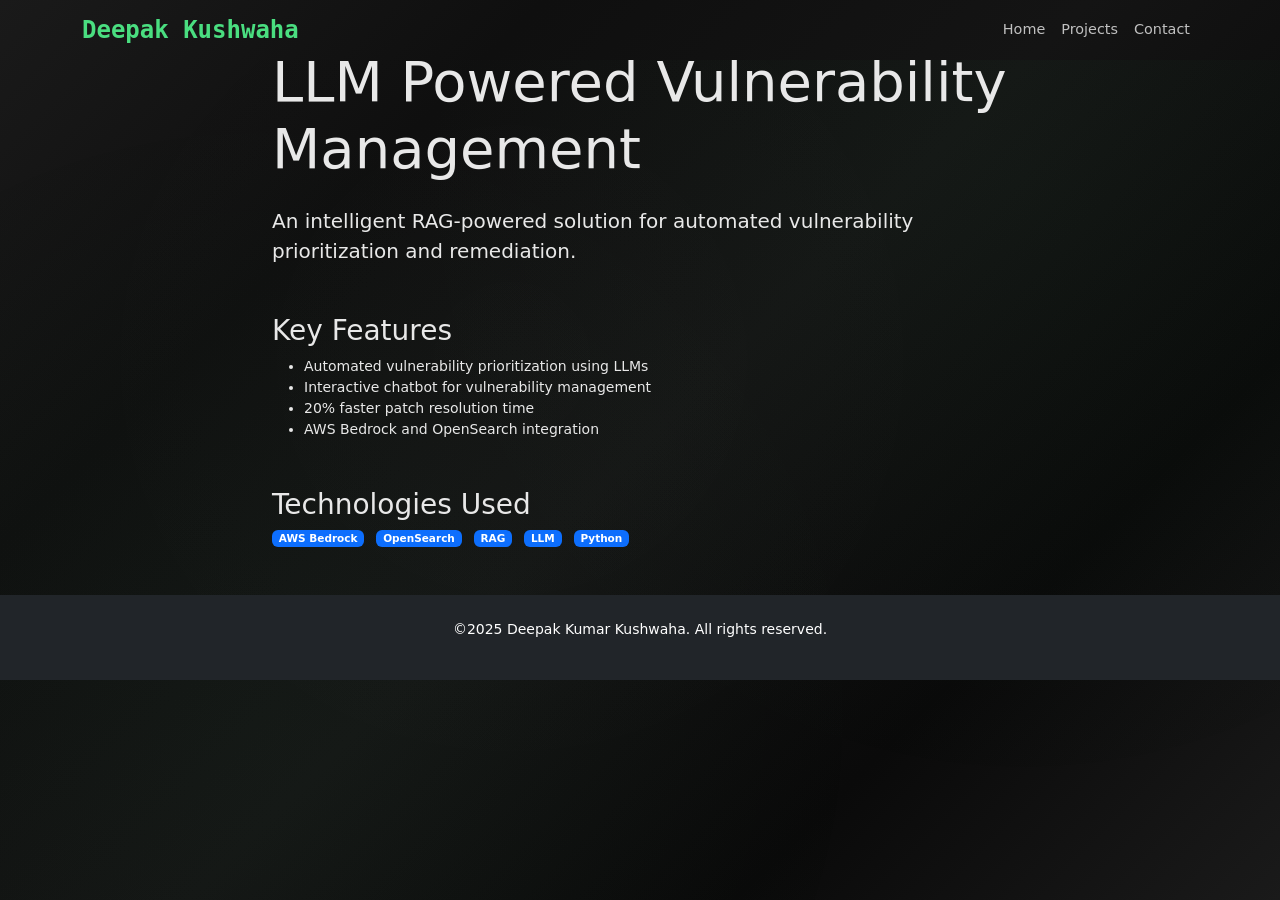
<file: projects/sample-project.html>
<!DOCTYPE html>
<html lang="en">

<head>
    <meta charset="UTF-8">
    <meta name="viewport" content="width=device-width, initial-scale=1.0">
    <title>Project Details - Deepak Kushwaha</title>
    <link href="https://cdn.jsdelivr.net/npm/bootstrap@5.3.0/dist/css/bootstrap.min.css" rel="stylesheet">
    <link rel="stylesheet" href="https://cdnjs.cloudflare.com/ajax/libs/font-awesome/6.4.0/css/all.min.css">
    <link rel="stylesheet" href="../css/style.css">
</head>

<body>
    <nav class="navbar navbar-expand-lg navbar-dark bg-dark">
        <div class="container">
            <a class="navbar-brand fw-bold" href="../index.html">Deepak Kushwaha</a>
            <div class="navbar-nav ms-auto">
                <a class="nav-link" href="../index.html">Home</a>
                <a class="nav-link" href="../index.html#projects">Projects</a>
                <a class="nav-link" href="../index.html#contact">Contact</a>
            </div>
        </div>
    </nav>

    <section class="py-5">
        <div class="container">
            <div class="row">
                <div class="col-lg-8 mx-auto">
                    <h1 class="display-4 mb-4">LLM Powered Vulnerability Management</h1>
                    <p class="lead">An intelligent RAG-powered solution for automated vulnerability prioritization and
                        remediation.</p>

                    <h3 class="mt-5">Key Features</h3>
                    <ul>
                        <li>Automated vulnerability prioritization using LLMs</li>
                        <li>Interactive chatbot for vulnerability management</li>
                        <li>20% faster patch resolution time</li>
                        <li>AWS Bedrock and OpenSearch integration</li>
                    </ul>

                    <h3 class="mt-5">Technologies Used</h3>
                    <div class="tech-tags">
                        <span class="badge bg-primary me-2">AWS Bedrock</span>
                        <span class="badge bg-primary me-2">OpenSearch</span>
                        <span class="badge bg-primary me-2">RAG</span>
                        <span class="badge bg-primary me-2">LLM</span>
                        <span class="badge bg-primary me-2">Python</span>
                    </div>
                </div>
            </div>
        </div>
    </section>

    <footer class="bg-dark text-white py-4">
        <div class="container text-center">
            <p>&copy;2025 Deepak Kumar Kushwaha. All rights reserved.</p>
        </div>
    </footer>

    <script src="https://cdn.jsdelivr.net/npm/bootstrap@5.3.0/dist/js/bootstrap.bundle.min.js"></script>
</body>

</html>
</file>
<file: css/style.css>
/* Minimalistic Dark Portfolio - Single Page Layout */

:root {
    /* Paper-like Gradient Theme */
    --bg-primary: linear-gradient(135deg, #1a1a1a 0%, #0f0f0f 25%, #141414 50%, #0a0a0a 75%, #1a1a1a 100%);
    --bg-secondary: #242424;
    --bg-tertiary: #1e1e1e;
    --text-primary: #e8e8e8;
    --text-secondary: #c0c0c0;
    --text-muted: #888888;
    --accent: #4ade80;
    --accent-hover: #22c55e;
    --border: #404040;
    --shadow: rgba(74, 222, 128, 0.1);

    /* Tech Stack Color Coding - Muted/Comfortable Colors */
    --color-llm: rgba(255, 107, 107, 0.7);
    --color-genai: rgba(78, 205, 196, 0.7);
    --color-db: rgba(69, 183, 209, 0.7);
    --color-nlp: rgba(150, 206, 180, 0.7);
    --color-accelerated: rgba(255, 234, 167, 0.8);
    --color-graph: rgba(221, 160, 221, 0.7);
    --color-framework: rgba(253, 121, 168, 0.7);
    --color-cloud: rgba(116, 185, 255, 0.7);
    --color-deployment: rgba(85, 163, 255, 0.7);
    --color-container: rgba(0, 184, 148, 0.7);
    --color-monitoring: rgba(253, 203, 110, 0.8);

    /* Project Tag Colors - Softer/Muted */
    --tag-primary: rgba(0, 255, 136, 0.8);
    --tag-secondary: rgba(255, 107, 107, 0.8);
    --tag-accent: rgba(78, 205, 196, 0.8);
    --tag-warning: rgba(255, 234, 167, 0.9);
    --tag-success: rgba(85, 163, 255, 0.8);
    --tag-info: rgba(221, 160, 221, 0.8);

    /* Spacing - Compact */
    --space-xs: 0.25rem;
    --space-sm: 0.5rem;
    --space-md: 0.75rem;
    --space-lg: 1rem;
    --space-xl: 1.5rem;

    /* Typography */
    --font-family: 'Inter', system-ui, sans-serif;
    --font-mono: 'JetBrains Mono', monospace;

    /* Border radius */
    --radius: 8px;

    /* Transitions */
    --transition: none;
}

/* Reset */
* {
    margin: 0;
    padding: 0;
    box-sizing: border-box;
}

html {
    scroll-behavior: smooth;
}

body {
    font-family: var(--font-family);
    background: var(--bg-primary);
    background-attachment: fixed;
    color: var(--text-primary);
    line-height: 1.5;
    font-size: 14px;
    overflow-x: hidden;
    position: relative;
}

body::before {
    content: '';
    position: fixed;
    top: 0;
    left: 0;
    width: 100%;
    height: 100%;
    background:
        radial-gradient(circle at 20% 80%, rgba(74, 222, 128, 0.03) 0%, transparent 50%),
        radial-gradient(circle at 80% 20%, rgba(74, 222, 128, 0.03) 0%, transparent 50%),
        radial-gradient(circle at 40% 40%, rgba(255, 255, 255, 0.01) 0%, transparent 50%);
    pointer-events: none;
    z-index: -1;
}

/* Navigation */
.navbar {
    position: fixed;
    top: 0;
    left: 0;
    right: 0;
    z-index: 1000;
    background: linear-gradient(135deg, #1a1a1a 0%, #0f0f0f 25%, #141414 50%, #0a0a0a 75%, #1a1a1a 100%);
    background-attachment: fixed;
    backdrop-filter: blur(10px);
    padding: 0;
    height: 60px;
    display: flex;
    align-items: center;
}

.nav-container {
    max-width: 100%;
    width: 100%;
    padding: 0 var(--space-lg);
    display: flex;
    align-items: center;
    justify-content: space-between;
}

.navbar-brand {
    font-size: 1.5rem;
    font-weight: 700;
    color: var(--accent);
    text-decoration: none;
    font-family: var(--font-mono);
}

.nav-menu {
    display: flex;
    gap: var(--space-xl);
    align-items: center;
}

.nav-link {
    color: var(--text-secondary);
    text-decoration: none;
    font-size: 0.9rem;
    font-weight: 500;
    position: relative;
    outline: none;
    -webkit-tap-highlight-color: transparent;
}

.nav-link:hover,
.nav-link.active {
    color: var(--accent);
}

.nav-link.external {
    background: var(--accent);
    color: #000000;
    padding: var(--space-sm) var(--space-md);
    border-radius: var(--radius);
    font-weight: 600;
}

.nav-link.external:hover {
    background: var(--accent-hover);
    color: #000000;
}

.nav-toggle {
    display: none;
    flex-direction: column;
    background: none;
    border: none;
    cursor: pointer;
}

.nav-toggle span {
    width: 20px;
    height: 2px;
    background: var(--text-primary);
    margin: 2px 0;
}

/* Main Layout */
.main-content {
    display: flex;
    margin-top: 60px;
    min-height: calc(100vh - 60px);
}

/* Sidebar */
.sidebar {
    width: 320px;
    background: linear-gradient(135deg, #1a1a1a 0%, #0f0f0f 25%, #141414 50%, #0a0a0a 75%, #1a1a1a 100%) !important;
    background-attachment: fixed;
    backdrop-filter: blur(10px);
    border-right: none;
    padding: var(--space-xl);
    overflow-y: auto;
    position: sticky;
    top: 0;
    position: relative;
    height: 100vh;
    padding-top: 60px;
}

.sidebar::after {
    content: '';
    position: absolute;
    top: 0;
    right: 0;
    height: 100%;
    width: 1px;
    background: linear-gradient(180deg, transparent, var(--border), transparent);
    opacity: 0.6;
}

.profile-section {
    text-align: center;
    margin-bottom: var(--space-xl);
}

.profile-image {
    width: 120px;
    height: 120px;
    border-radius: 50%;
    overflow: hidden;
    margin: 0 auto var(--space-lg);
    border: 2px solid var(--accent);
}

.profile-image img {
    width: 100%;
    height: 100%;
    object-fit: cover;
}

.profile-info h1 {
    font-size: 1.5rem;
    font-weight: 700;
    margin-bottom: var(--space-xs);
    color: var(--text-primary);
}

.profile-info h2 {
    font-size: 1rem;
    font-weight: 600;
    color: var(--accent);
    margin-bottom: var(--space-md);
}

.tagline {
    font-size: 0.85rem;
    color: var(--text-secondary);
    margin-bottom: var(--space-lg);
    line-height: 1.4;
}

.stats-grid {
    display: grid;
    grid-template-columns: repeat(3, 1fr);
    gap: var(--space-md);
    margin-bottom: var(--space-lg);
    padding: var(--space-md);
    background: var(--bg-tertiary);
    border-radius: var(--radius);
}

.stat {
    text-align: center;
}

.stat-number {
    display: block;
    font-size: 1.25rem;
    font-weight: 700;
    color: var(--accent);
    font-family: var(--font-mono);
}

.stat-label {
    font-size: 0.75rem;
    color: var(--text-muted);
    text-transform: uppercase;
    letter-spacing: 0.5px;
}

.social-links {
    display: flex;
    justify-content: center;
    gap: var(--space-md);
    margin-bottom: var(--space-lg);
}

.social-links a {
    width: 36px;
    height: 36px;
    background: var(--bg-tertiary);
    border: 1px solid var(--border);
    border-radius: var(--radius);
    display: flex;
    align-items: center;
    justify-content: center;
    color: var(--text-secondary);
    text-decoration: none;
}

.social-links a:hover {
    background: var(--accent);
    color: var(--bg-primary);
    border-color: var(--accent);
}

.cta-buttons {
    display: flex;
    flex-direction: column;
    gap: var(--space-sm);
    margin-bottom: var(--space-xl);
}

.btn {
    display: flex;
    align-items: center;
    justify-content: center;
    gap: var(--space-sm);
    padding: var(--space-md) var(--space-lg);
    border-radius: 4px;
    text-decoration: none;
    font-weight: 600;
    font-size: 0.85rem;
    border: none;
    cursor: pointer;
}

.btn-primary {
    background: var(--accent);
    color: #000000;
}

.btn-primary:hover {
    background: var(--accent-hover);
    color: #000000;
}

.btn-secondary {
    background: transparent;
    color: var(--text-primary);
    border: 1px solid var(--border);
}

.btn-secondary:hover {
    background: var(--bg-tertiary);
    border-color: var(--accent);
}

/* Contact Section in Sidebar */
.contact-section {
    border-top: 1px solid var(--border);
    padding-top: var(--space-lg);
}

.contact-section h3 {
    font-size: 1rem;
    font-weight: 600;
    margin-bottom: var(--space-md);
    color: var(--text-primary);
}

.contact-methods {
    display: flex;
    flex-direction: column;
    gap: var(--space-sm);
    margin-bottom: var(--space-md);
}

.contact-method {
    display: flex;
    align-items: center;
    gap: var(--space-md);
    padding: var(--space-sm) 0;
    text-decoration: none;
    color: var(--text-secondary);
    font-size: 0.85rem;
    opacity: 0.8;
}

.contact-method:hover {
    border-color: var(--accent);
    color: var(--text-primary);
}

.contact-method i {
    color: var(--accent);
    width: 16px;
    text-align: center;
}

.contact-location {
    display: flex;
    align-items: center;
    gap: var(--space-sm);
    color: var(--text-muted);
    font-size: 0.8rem;
    justify-content: center;
    padding: var(--space-sm);
    background: var(--bg-tertiary);
    border-radius: var(--radius);
}

.contact-location i {
    color: var(--accent);
    width: 12px;
}

/* Content Area */
.content-area {
    flex: 1;
    padding: var(--space-xl);
    overflow-y: auto;
    max-width: calc(100vw - 320px);
}

.content-section {
    margin-bottom: var(--space-xl);
    padding-bottom: var(--space-xl);
    border-bottom: 1px solid var(--border);
}

/* Section Separator */
.section-separator {
    height: 1px;
    background: linear-gradient(90deg, transparent, var(--border), transparent);
    margin: var(--space-xl) 0;
    opacity: 0.6;
}

/* Vertical Separator */
.vertical-separator {
    width: 1px;
    background: linear-gradient(180deg, transparent, var(--border), transparent);
    opacity: 0.6;
    align-self: stretch;
}

.content-section:last-child {
    border-bottom: none;
    margin-bottom: 0;
}

/* Top Section Grid Layout */
.top-section-grid {
    display: grid;
    grid-template-columns: 1fr auto 1fr;
    gap: var(--space-xl);
    margin-bottom: var(--space-xl);
    align-items: start;
}

.left-column {
    display: flex;
    flex-direction: column;
    gap: var(--space-lg);
}

.right-column {
    display: flex;
    flex-direction: column;
    margin-left: var(--space-xl);
}

/* Adjust content sections in grid */
.top-section-grid .content-section {
    margin-bottom: 0;
    padding-bottom: var(--space-lg);
    border-bottom: 1px solid var(--border);
}

.top-section-grid .content-section:last-child {
    border-bottom: none;
    padding-bottom: 0;
}

.section-title {
    font-size: 1.5rem;
    font-weight: 700;
    margin-bottom: var(--space-lg);
    color: var(--text-primary);
    position: relative;
}

.section-title::after {
    content: '';
    position: absolute;
    bottom: -4px;
    left: 0;
    width: 40px;
    height: 2px;
    background: var(--accent);
}

/* About Section */
.about-content p {
    margin-bottom: var(--space-md);
    color: var(--text-secondary);
    line-height: 1.6;
}

.about-content a {
    color: var(--accent);
    text-decoration: none;
}

.about-content a:hover {
    text-decoration: underline;
}

.achievements {
    margin-top: var(--space-xl);
}

.achievements-title {
    font-size: 0.9rem;
    font-weight: 600;
    color: var(--accent);
    margin-bottom: var(--space-md);
    text-transform: uppercase;
    letter-spacing: 0.5px;
}

.achievement-item {
    display: flex;
    align-items: center;
    gap: var(--space-md);
    padding: var(--space-sm) 0;
    margin-bottom: var(--space-xs);
    opacity: 0.9;
}

.achievement-item i {
    color: var(--accent);
    width: 16px;
    text-align: center;
    font-size: 0.85rem;
}

.achievement-item span {
    color: var(--text-secondary);
    font-size: 0.85rem;
    font-weight: 500;
}

/* Comprehensive Tech Stack - Compact for Right Column */
.tech-stack-comprehensive {
    display: flex;
    flex-direction: column;
    gap: var(--space-md);
}

.tech-category {
    padding: var(--space-md) 0;
    border-bottom: 1px solid var(--border);
    opacity: 0.8;
}

.tech-category:last-child {
    border-bottom: none;
}

.tech-category h4 {
    font-size: 0.85rem;
    font-weight: 600;
    color: var(--text-primary);
    margin-bottom: var(--space-sm);
    display: flex;
    align-items: center;
    gap: var(--space-sm);
}

.tech-category h4 i {
    color: var(--accent);
    width: 14px;
}

.tech-tags {
    display: flex;
    flex-wrap: wrap;
    gap: var(--space-xs);
}

.tech-tag {
    padding: var(--space-xs) var(--space-sm);
    border-radius: 4px;
    font-size: 0.65rem;
    font-weight: 500;
    background: #e8e8e8;
    color: #000000;
    border: 1px solid #d0d0d0;
}

/* Experience Section */
.experience-list {
    display: flex;
    flex-direction: column;
    gap: var(--space-md);
}

.exp-item {
    padding: var(--space-md) 0;
    border-bottom: 1px solid var(--border);
    opacity: 0.8;
}

.exp-item:last-child {
    border-bottom: none;
}

.exp-item:hover {
    border-color: var(--accent);
    box-shadow: 0 0 0 1px var(--shadow);
}

.exp-header {
    display: flex;
    justify-content: space-between;
    align-items: start;
    margin-bottom: var(--space-sm);
    flex-wrap: wrap;
    gap: var(--space-sm);
}

.exp-header h3 {
    font-size: 1rem;
    font-weight: 600;
    color: var(--text-primary);
}

.duration {
    font-size: 0.75rem;
    color: var(--accent);
    font-family: var(--font-mono);
    font-weight: 500;
}

.exp-item h4 {
    font-size: 0.85rem;
    color: var(--text-secondary);
    margin-bottom: var(--space-sm);
    font-weight: 600;
}

.company-link {
    color: var(--accent);
    text-decoration: none;
    font-weight: 600;
}

.company-link:hover {
    color: var(--accent-hover);
    text-decoration: underline;
}

.exp-item p {
    color: var(--text-secondary);
    font-size: 0.85rem;
    line-height: 1.5;
}

/* Projects Section */
.projects-grid {
    display: grid;
    grid-template-columns: repeat(auto-fit, minmax(280px, 1fr));
    gap: var(--space-lg);
}

.project-card {
    padding: var(--space-lg);
    position: relative;
    opacity: 0.8;
    border-right: 1px solid var(--border);
}

.project-card:last-child {
    border-right: none;
}

.project-card:hover {
    border-color: var(--accent);
    box-shadow: 0 0 0 1px var(--shadow);
}

.project-card.featured {
    border-color: var(--accent);
}

.project-card.featured::before {
    content: 'Featured';
    position: absolute;
    top: var(--space-sm);
    right: var(--space-sm);
    background: var(--accent);
    color: var(--bg-primary);
    padding: var(--space-xs) var(--space-sm);
    border-radius: 4px;
    font-size: 0.7rem;
    font-weight: 600;
    text-transform: uppercase;
}

.project-header {
    display: flex;
    justify-content: space-between;
    align-items: start;
    margin-bottom: var(--space-md);
    gap: var(--space-sm);
}

.project-header h3 {
    font-size: 1rem;
    font-weight: 600;
    color: var(--text-primary);
    line-height: 1.3;
}

.project-impact {
    font-size: 0.75rem;
    color: var(--accent);
    font-family: var(--font-mono);
    font-weight: 600;
    white-space: nowrap;
}

.project-card p {
    color: var(--text-secondary);
    font-size: 0.85rem;
    line-height: 1.5;
    margin-bottom: var(--space-md);
}

.project-tech {
    display: flex;
    flex-wrap: wrap;
    gap: var(--space-xs);
}

/* Project Tags - Match Publication Type Style */
.project-tag {
    font-size: 0.7rem;
    color: var(--accent);
    /* font-family: var(--font-mono); */
    font-weight: 600;
    text-transform: uppercase;
    white-space: nowrap;
    padding: var(--space-xs) var(--space-sm);
    background: rgba(74, 222, 128, 0.1);
    border-radius: 4px;
}

/* Publications Section */
.publications-grid {
    display: grid;
    grid-template-columns: repeat(auto-fit, minmax(350px, 1fr));
    gap: var(--space-lg);
}

.publication-card {
    padding: var(--space-lg);
    position: relative;
    opacity: 0.8;
    border-right: 1px solid var(--border);
}

.publication-card:last-child {
    border-right: none;
}

.publication-card:hover {
    border-color: var(--accent);
    box-shadow: 0 0 0 1px var(--shadow);
}

.publication-card.featured {
    border-color: var(--accent);
}

.publication-card.featured::before {
    content: 'Featured';
    position: absolute;
    top: var(--space-sm);
    right: var(--space-sm);
    background: var(--accent);
    color: var(--bg-primary);
    padding: var(--space-xs) var(--space-sm);
    border-radius: 4px;
    font-size: 0.7rem;
    font-weight: 600;
    text-transform: uppercase;
}

.publication-header {
    display: flex;
    justify-content: space-between;
    align-items: start;
    margin-bottom: var(--space-md);
    gap: var(--space-sm);
}

.publication-header h3 {
    font-size: 1rem;
    font-weight: 600;
    color: var(--text-primary);
    line-height: 1.3;
    flex: 1;
}

.publication-type {
    font-size: 0.7rem;
    color: var(--accent);
    font-family: var(--font-mono);
    font-weight: 600;
    text-transform: uppercase;
    white-space: nowrap;
    padding: var(--space-xs) var(--space-sm);
    background: rgba(74, 222, 128, 0.1);
    border-radius: 4px;
}

.publication-details {
    margin-bottom: var(--space-md);
}

.publication-authors {
    color: var(--text-secondary);
    font-size: 0.85rem;
    font-style: italic;
    margin-bottom: var(--space-xs);
}

.publication-conference {
    color: var(--accent);
    font-size: 0.85rem;
    font-weight: 600;
    margin-bottom: var(--space-xs);
}

.publication-date {
    color: var(--accent);
    font-size: 0.75rem;
    font-family: var(--font-mono);
    font-weight: 500;
    margin-bottom: var(--space-sm);
}

.publication-abstract {
    color: var(--text-secondary);
    font-size: 0.85rem;
    line-height: 1.5;
}

.publication-links {
    display: flex;
    gap: var(--space-sm);
    flex-wrap: wrap;
}

.publication-link {
    display: flex;
    align-items: center;
    gap: var(--space-xs);
    padding: var(--space-xs) var(--space-sm);
    background: transparent;
    color: var(--accent);
    text-decoration: none;
    border-radius: 4px;
    font-size: 0.75rem;
    font-weight: 500;
    border: 1px solid var(--accent);
}

.publication-link:hover {
    background: var(--accent);
    color: var(--bg-primary);
    border-color: var(--accent);
}

.publication-link i {
    font-size: 0.7rem;
}

/* Footer */
.footer {
    background: var(--bg-secondary);
    border-top: 1px solid var(--border);
    padding: var(--space-lg);
    text-align: center;
    color: var(--text-muted);
    font-size: 0.8rem;
}

/* Mobile Responsive */
@media (max-width: 768px) {
    .nav-menu {
        position: fixed;
        top: 60px;
        left: 0;
        right: 0;
        background: var(--bg-primary);
        flex-direction: column;
        padding: var(--space-lg);
        border-bottom: 1px solid var(--border);
        display: none;
    }

    .nav-menu.active {
        display: flex;
    }

    .nav-toggle {
        display: flex;
    }

    .main-content {
        flex-direction: column;
    }

    .sidebar {
        width: 100%;
        position: static;
        height: auto;
        border-right: none;
        border-bottom: 1px solid var(--border);
        background: linear-gradient(135deg, #1a1a1a 0%, #0f0f0f 25%, #141414 50%, #0a0a0a 75%, #1a1a1a 100%) !important;
        background-attachment: fixed;
    }

    .content-area {
        max-width: 100%;
        padding: var(--space-lg);
    }

    .top-section-grid {
        grid-template-columns: 1fr;
        gap: var(--space-lg);
    }

    .vertical-separator {
        display: none;
    }

    .tech-stack-comprehensive {
        display: grid;
        grid-template-columns: repeat(auto-fit, minmax(250px, 1fr));
        gap: var(--space-md);
    }

    .stats-grid {
        grid-template-columns: repeat(3, 1fr);
    }

    .projects-grid {
        grid-template-columns: 1fr;
    }

    .exp-header {
        flex-direction: column;
        align-items: start;
    }

    .project-header {
        flex-direction: column;
        align-items: start;
    }

    .project-impact {
        white-space: normal;
    }

    .cta-buttons {
        flex-direction: row;
        gap: var(--space-sm);
    }

    .btn {
        flex: 1;
        font-size: 0.8rem;
        padding: var(--space-sm) var(--space-md);
    }
}

@media (max-width: 480px) {
    .sidebar {
        padding: var(--space-md);
    }

    .content-area {
        padding: var(--space-md);
    }

    .profile-image {
        width: 100px;
        height: 100px;
    }

    .stats-grid {
        grid-template-columns: repeat(3, 1fr);
        gap: var(--space-sm);
    }

    .social-links {
        gap: var(--space-sm);
    }

    .social-links a {
        width: 32px;
        height: 32px;
    }

    .cta-buttons {
        flex-direction: column;
    }

    .tech-category {
        padding: var(--space-sm);
    }

    .contact-methods {
        gap: var(--space-xs);
    }
}

/* Scrollbar Styling */
::-webkit-scrollbar {
    width: 6px;
}

::-webkit-scrollbar-track {
    background: var(--bg-secondary);
}

::-webkit-scrollbar-thumb {
    background: var(--border);
    border-radius: 3px;
}

::-webkit-scrollbar-thumb:hover {
    background: var(--border);
}

/* No animations - load all components at once */

/* Focus styles for accessibility */
.btn:focus,
.contact-method:focus {
    outline: 2px solid var(--accent);
    outline-offset: 2px;
}

/* Remove all focus styles from navigation links */
.nav-link:focus,
.nav-link:focus-visible {
    outline: none !important;
    box-shadow: none !important;
    -webkit-tap-highlight-color: transparent !important;
}

/* Selection color */
::selection {
    background: var(--accent);
    color: var(--bg-primary);
}

/* Mobile Responsive for Publications */
@media (max-width: 768px) {
    .publications-grid {
        grid-template-columns: 1fr;
    }

    .publication-header {
        flex-direction: column;
        align-items: start;
    }

    .publication-type {
        align-self: flex-start;
    }

    .publication-links {
        flex-direction: column;
    }

    .publication-link {
        justify-content: center;
    }
}

@media (max-width: 480px) {
    .publication-card {
        padding: var(--space-md);
    }

    .publication-header h3 {
        font-size: 0.9rem;
    }

    .publication-abstract {
        font-size: 0.8rem;
    }
}
</file>
